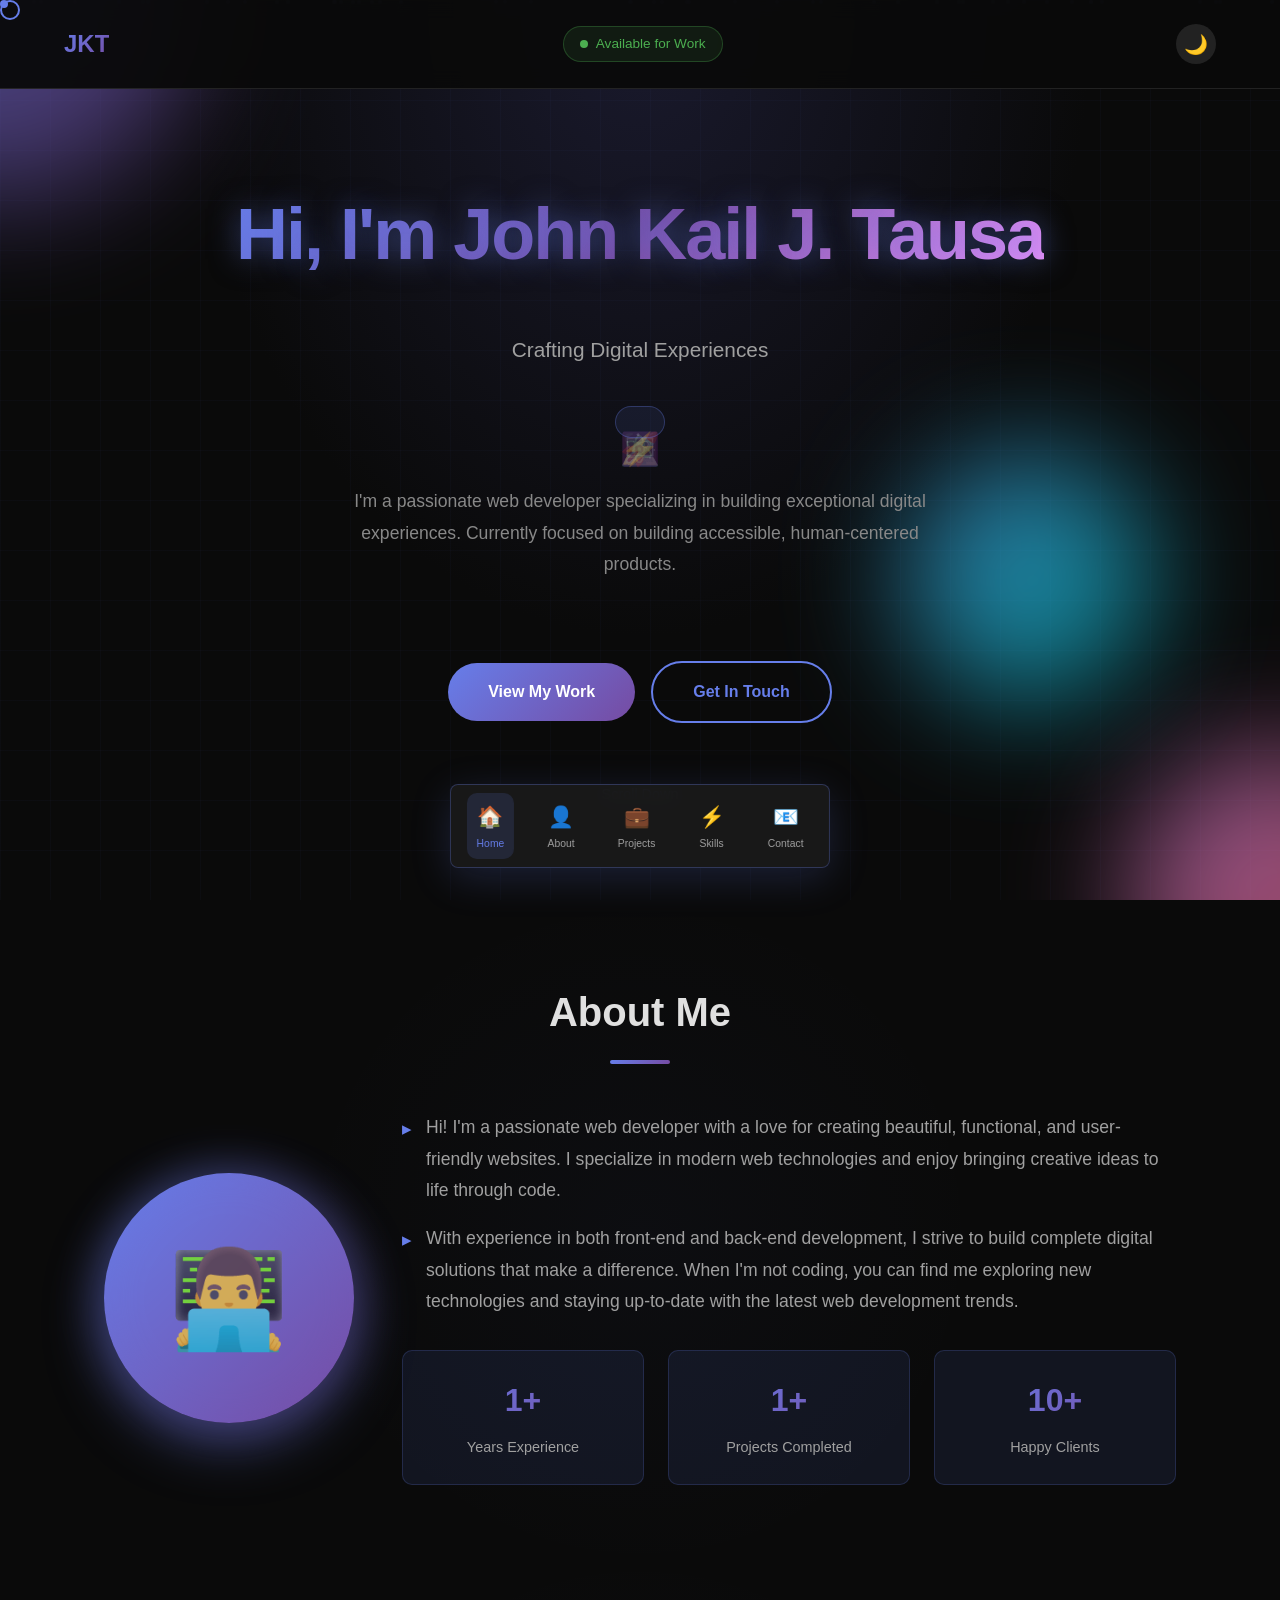
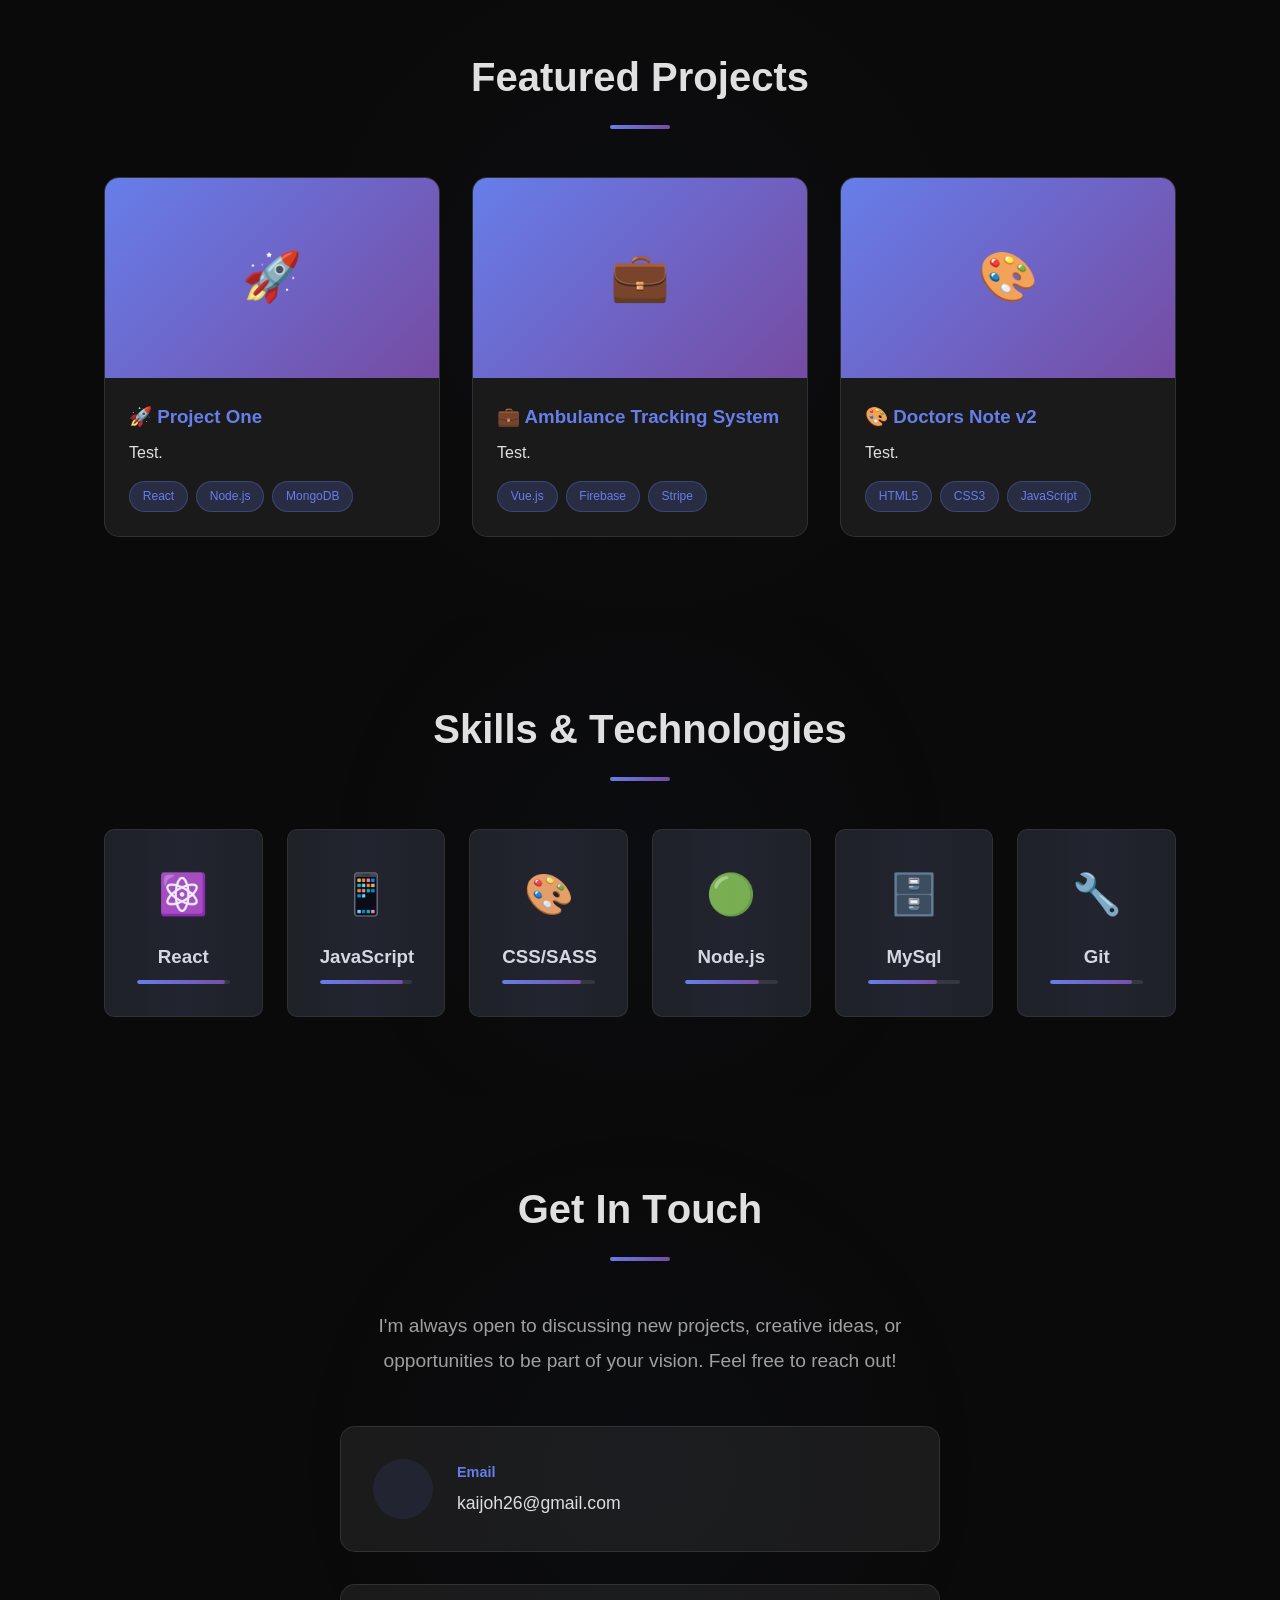
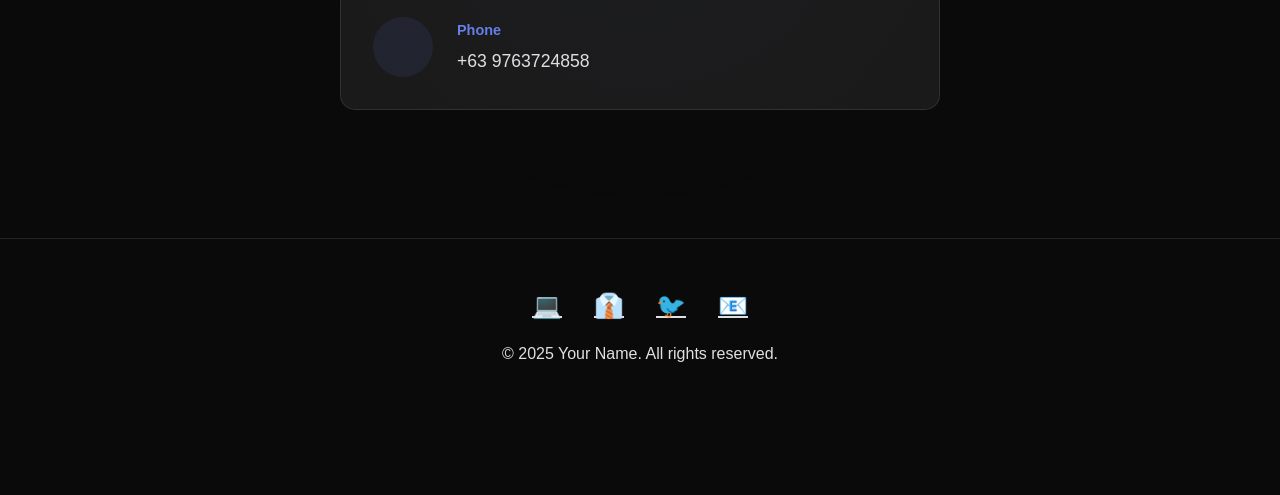
<file: index.html>
<!DOCTYPE html>

<html lang="en">
<head>
<meta charset="utf-8"/>
<meta content="width=device-width, initial-scale=1.0" name="viewport"/>
<title>Your Name - Web Developer</title>

<link href="styles.css" rel="stylesheet"/></head>
<body>
<!-- Custom Cursor -->
<div class="custom-cursor"></div>
<div class="cursor-follower"></div>
<!-- Tooltip -->
<div class="tooltip" id="tooltip"></div>
<!-- Welcome Screen -->
<div class="welcome-screen" id="welcomeScreen">
<div class="welcome-text">Welcome to My Portfolio</div>
<div class="welcome-subtitle">Crafting Digital Experiences</div>
<div class="loading-bar">
<div class="loading-progress"></div>
</div>
</div>
<!-- Top Navigation -->
<nav class="nav">
<div class="logo" onclick="scrollToSection('home')">JKT</div>
<div class="status-badge">
<span class="status-dot"></span>
            Available for Work
        </div>
<button class="theme-toggle" id="themeToggle">🌙</button>
</nav>
<!-- Floating Bottom Navigation -->
<nav class="floating-nav" id="floatingNav">
<a class="nav-item active" data-section="home" href="#home">
<span class="nav-icon">🏠</span>
<span class="nav-label">Home</span>
</a>
<a class="nav-item" data-section="about" href="#about">
<span class="nav-icon">👤</span>
<span class="nav-label">About</span>
</a>
<a class="nav-item" data-section="projects" href="#projects">
<span class="nav-icon">💼</span>
<span class="nav-label">Projects</span>
</a>
<a class="nav-item" data-section="skills" href="#skills">
<span class="nav-icon">⚡</span>
<span class="nav-label">Skills</span>
</a>
<a class="nav-item" data-section="contact" href="#contact">
<span class="nav-icon">📧</span>
<span class="nav-label">Contact</span>
</a>
</nav>
<!-- Scroll to Top Button -->
<div class="scroll-top" id="scrollTop">↑</div>
<!-- Hero Section -->
<section class="hero" id="home">
<!-- Animated Background Grid -->
<div class="grid-background"></div>
<!-- Glowing Orbs -->
<div class="orb orb-1"></div>
<div class="orb orb-2"></div>
<div class="orb orb-3"></div>
<!-- Particles -->
<div class="particles" id="particles"></div>
<!-- Code Rain -->
<div class="code-rain" id="codeRain"></div>
<!-- Floating Icons -->
<div class="floating-icon">⚛️</div>
<div class="floating-icon">💻</div>
<div class="floating-icon">🚀</div>
<div class="floating-icon">⚡</div>
<div class="hero-content">
<h1>Hi, I'm John Kail J. Tausa</h1>
<p class="hero-subtitle">Crafting Digital Experiences</p>
<div class="typing-text" id="typingText"></div>
<p class="hero-description">
                I'm a passionate web developer specializing in building exceptional digital experiences.
                Currently focused on building accessible, human-centered products.
            </p>
<div class="cta-group">
<a class="cta-button" href="#projects">View My Work</a>
<a class="cta-secondary" href="#contact">Get In Touch</a>
</div>
</div>
<div class="scroll-indicator">
<span>Scroll Down</span>
<span class="arrow">↓</span>
</div>
</section>
<!-- About Section -->
<section class="section" id="about">
<h2 class="section-title">About Me</h2>
<div class="about-content">
<div class="about-image">👨‍💻</div>
<div class="about-text">
<p>Hi! I'm a passionate web developer with a love for creating beautiful, functional, and user-friendly
                    websites. I specialize in modern web technologies and enjoy bringing creative ideas to life through
                    code.</p>
<p>With experience in both front-end and back-end development, I strive to build complete digital
                    solutions that make a difference. When I'm not coding, you can find me exploring new technologies
                    and staying up-to-date with the latest web development trends.</p>
<div class="stats-grid">
<div class="stat-card">
<span class="stat-number">3+</span>
<span class="stat-label">Years Experience</span>
</div>
<div class="stat-card">
<span class="stat-number">3+</span>
<span class="stat-label">Projects Completed</span>
</div>
<div class="stat-card">
<span class="stat-number">20+</span>
<span class="stat-label">Happy Clients</span>
</div>
</div>
</div>
</div>
</section>
<!-- Projects Section -->
<section class="section" id="projects">
<h2 class="section-title">Featured Projects</h2>
<div class="projects-grid">
<div class="project-card">
<div class="project-image">
                    🚀
                    <div class="project-overlay">
<div class="project-links">
<a class="project-link" href="#" onclick="event.stopPropagation()">Live Demo</a>
<a class="project-link" href="#" onclick="event.stopPropagation()">GitHub</a>
</div>
</div>
</div>
<div class="project-content">
<h3>🚀 Project One</h3>
<p>Test.</p>
<div class="project-tech">
<span class="tech-tag">React</span>
<span class="tech-tag">Node.js</span>
<span class="tech-tag">MongoDB</span>
</div>
</div>
</div>
<div class="project-card">
<div class="project-image">
                    💼
                    <div class="project-overlay">
<div class="project-links">
<a class="project-link" href="#" onclick="event.stopPropagation()">Live Demo</a>
<a class="project-link" href="#" onclick="event.stopPropagation()">GitHub</a>
</div>
</div>
</div>
<div class="project-content">
<h3>💼 Ambulance Tracking System</h3>
<p>Test.</p>
<div class="project-tech">
<span class="tech-tag">Vue.js</span>
<span class="tech-tag">Firebase</span>
<span class="tech-tag">Stripe</span>
</div>
</div>
</div>
<div class="project-card">
<div class="project-image">
                    🎨
                    <div class="project-overlay">
<div class="project-links">
<a class="project-link" href="#" onclick="event.stopPropagation()">Live Demo</a>
<a class="project-link" href="#" onclick="event.stopPropagation()">GitHub</a>
</div>
</div>
</div>
<div class="project-content">
<h3>🎨 Doctors Note v2</h3>
<p>Test.</p>
<div class="project-tech">
<span class="tech-tag">HTML5</span>
<span class="tech-tag">CSS3</span>
<span class="tech-tag">JavaScript</span>
</div>
</div>
</div>
</div>
</section>
<!-- Skills Section -->
<section class="section" id="skills">
<h2 class="section-title">Skills &amp; Technologies</h2>
<div class="skills-grid">
<div class="skill-card" data-skill="95">
<div class="skill-icon">⚛️</div>
<h3>React</h3>
<div class="skill-level">
<div class="skill-progress" style="width: 0%"></div>
</div>
</div>
<div class="skill-card" data-skill="90">
<div class="skill-icon">📱</div>
<h3>JavaScript</h3>
<div class="skill-level">
<div class="skill-progress" style="width: 0%"></div>
</div>
</div>
<div class="skill-card" data-skill="85">
<div class="skill-icon">🎨</div>
<h3>CSS/SASS</h3>
<div class="skill-level">
<div class="skill-progress" style="width: 0%"></div>
</div>
</div>
<div class="skill-card" data-skill="80">
<div class="skill-icon">🟢</div>
<h3>Node.js</h3>
<div class="skill-level">
<div class="skill-progress" style="width: 0%"></div>
</div>
</div>
<div class="skill-card" data-skill="75">
<div class="skill-icon">🗄️</div>
<h3>MySql</h3>
<div class="skill-level">
<div class="skill-progress" style="width: 0%"></div>
</div>
</div>
<div class="skill-card" data-skill="88">
<div class="skill-icon">🔧</div>
<h3>Git</h3>
<div class="skill-level">
<div class="skill-progress" style="width: 0%"></div>
</div>
</div>
</div>
</section>
<!-- Contact Section -->
<section class="section" id="contact">
<h2 class="section-title">Get In Touch</h2>
<div class="contact-content">
<p class="contact-intro">
                I'm always open to discussing new projects, creative ideas, or opportunities to be part of your vision.
                Feel free to reach out!
            </p>
<div class="contact-methods">
<div class="contact-item">
<div class="contact-icon">📧</div>
<div class="contact-details">
<div class="contact-label">Email</div>
<div class="contact-value">
<a>kaijoh26@gmail.com</a>
</div>
</div>
</div>
<div class="contact-item">
<div class="contact-icon">📱</div>
<div class="contact-details">
<div class="contact-label">Phone</div>
<div class="contact-value">
<a>+63 9763724858</a>
</div>
</div>
</div>
</div>
</div>
</section>
<!-- Footer -->
<footer class="footer">
<div class="social-links">
<a href="#" title="GitHub">💻</a>
<a href="#" title="LinkedIn">👔</a>
<a href="#" title="Twitter">🐦</a>
<a href="#" title="Email">📧</a>
</div>
<p>© 2025 Your Name. All rights reserved.</p>
</footer>

<script defer="True" src="script.js"></script></body>
</html>
</file>
<file: styles.css>
* {
            margin: 0;
            padding: 0;
            box-sizing: border-box;
        }

        /* Custom Cursor */
        * {
            cursor: none !important;
        }

        .custom-cursor {
            width: 20px;
            height: 20px;
            border: 2px solid #667eea;
            border-radius: 50%;
            position: fixed;
            pointer-events: none;
            z-index: 99999;
            transition: all 0.1s ease;
            transform: translate(-50%, -50%);
        }

        .cursor-follower {
            width: 8px;
            height: 8px;
            background: #667eea;
            border-radius: 50%;
            position: fixed;
            pointer-events: none;
            z-index: 99999;
            transition: all 0.15s ease;
            transform: translate(-50%, -50%);
        }

        .cursor-trail {
            width: 4px;
            height: 4px;
            background: rgba(102, 126, 234, 0.5);
            border-radius: 50%;
            position: fixed;
            pointer-events: none;
            z-index: 99998;
            animation: trailFade 0.5s ease-out forwards;
            transform: translate(-50%, -50%);
        }

        @keyframes trailFade {
            to {
                opacity: 0;
                transform: translate(-50%, -50%) scale(2);
            }
        }

        body {
            font-family: -apple-system, BlinkMacSystemFont, 'Segoe UI', Roboto, Oxygen, Ubuntu, Cantarell, sans-serif;
            background: #0a0a0a;
            color: #e0e0e0;
            line-height: 1.6;
            overflow-x: hidden;
        }

        /* Welcome Screen Animation */
        .welcome-screen {
            position: fixed;
            top: 0;
            left: 0;
            width: 100%;
            height: 100%;
            background: linear-gradient(135deg, #0a0a0a 0%, #1a1a2e 50%, #16213e 100%);
            display: flex;
            flex-direction: column;
            align-items: center;
            justify-content: center;
            z-index: 10000;
            animation: fadeOut 0.8s ease-out 3s forwards;
        }

        .welcome-screen.hidden {
            display: none;
        }

        .welcome-text {
            font-size: 3rem;
            font-weight: 700;
            background: linear-gradient(135deg, #667eea 0%, #764ba2 100%);
            -webkit-background-clip: text;
            -webkit-text-fill-color: transparent;
            background-clip: text;
            animation: slideUp 1s ease-out, pulse 2s ease-in-out infinite 1s;
            text-align: center;
            padding: 0 2rem;
        }

        .welcome-subtitle {
            font-size: 1.2rem;
            color: #a0a0a0;
            margin-top: 1rem;
            animation: slideUp 1s ease-out 0.3s backwards;
        }

        .loading-bar {
            width: 200px;
            height: 3px;
            background: rgba(255, 255, 255, 0.1);
            border-radius: 10px;
            margin-top: 2rem;
            overflow: hidden;
            animation: slideUp 1s ease-out 0.5s backwards;
        }

        .loading-progress {
            width: 0%;
            height: 100%;
            background: linear-gradient(90deg, #667eea 0%, #764ba2 100%);
            animation: loadProgress 2.5s ease-out forwards;
            border-radius: 10px;
        }

        @keyframes fadeOut {
            to {
                opacity: 0;
                visibility: hidden;
            }
        }

        @keyframes slideUp {
            from {
                opacity: 0;
                transform: translateY(30px);
            }

            to {
                opacity: 1;
                transform: translateY(0);
            }
        }

        @keyframes pulse {

            0%,
            100% {
                transform: scale(1);
            }

            50% {
                transform: scale(1.05);
            }
        }

        @keyframes loadProgress {
            to {
                width: 100%;
            }
        }

        /* Floating Bottom Navigation */
        .floating-nav {
            position: fixed;
            bottom: 2rem;
            left: 50%;
            transform: translateX(-50%);
            background: rgba(26, 26, 26, 0.95);
            backdrop-filter: blur(10px);
            padding: 0.5rem 1rem;
            border-radius: 8px;
            display: flex;
            gap: 1.5rem;
            z-index: 1000;
            border: 1px solid rgba(102, 126, 234, 0.3);
            box-shadow: 0 10px 40px rgba(102, 126, 234, 0.2);
            opacity: 0;
            animation: floatUp 0.8s ease-out 3.5s forwards;
        }

        .floating-nav a {
            color: #a0a0a0;
            text-decoration: none;
            display: flex;
            flex-direction: column;
            align-items: center;
            gap: 0.2rem;
            transition: all 0.3s;
            position: relative;
            padding: 0.4rem 0.6rem;
            border-radius: 10px;
        }

        .floating-nav a:hover {
            color: #667eea;
            transform: translateY(-3px);
            background: rgba(102, 126, 234, 0.1);
        }

        .floating-nav a.active {
            color: #667eea;
            background: rgba(102, 126, 234, 0.15);
        }

        .nav-icon {
            font-size: 1.3rem;
        }

        .nav-label {
            font-size: 0.65rem;
            font-weight: 500;
        }

        @keyframes floatUp {
            from {
                opacity: 0;
                transform: translateX(-50%) translateY(50px);
            }

            to {
                opacity: 1;
                transform: translateX(-50%) translateY(0);
            }
        }

        /* Top Navigation */
        .nav {
            position: fixed;
            top: 0;
            width: 100%;
            background: rgba(10, 10, 10, 0.95);
            backdrop-filter: blur(10px);
            padding: 1.5rem 5%;
            display: flex;
            justify-content: space-between;
            align-items: center;
            z-index: 999;
            border-bottom: 1px solid rgba(255, 255, 255, 0.1);
            opacity: 0;
            animation: slideDown 0.8s ease-out 3.5s forwards;
        }

        @keyframes slideDown {
            from {
                opacity: 0;
                transform: translateY(-100%);
            }

            to {
                opacity: 1;
                transform: translateY(0);
            }
        }

        .logo {
            font-size: 1.5rem;
            font-weight: 700;
            background: linear-gradient(135deg, #667eea 0%, #764ba2 100%);
            -webkit-background-clip: text;
            -webkit-text-fill-color: transparent;
            background-clip: text;
            cursor: pointer;
            position: relative;
        }

        /* Available Badge */
        .status-badge {
            display: inline-flex;
            align-items: center;
            gap: 0.5rem;
            padding: 0.4rem 1rem;
            background: rgba(76, 175, 80, 0.1);
            border: 1px solid rgba(76, 175, 80, 0.3);
            border-radius: 20px;
            font-size: 0.85rem;
            color: #4caf50;
            animation: pulse-badge 2s ease-in-out infinite;
        }

        .status-dot {
            width: 8px;
            height: 8px;
            background: #4caf50;
            border-radius: 50%;
            animation: blink-dot 2s ease-in-out infinite;
        }

        @keyframes pulse-badge {

            0%,
            100% {
                transform: scale(1);
            }

            50% {
                transform: scale(1.05);
            }
        }

        @keyframes blink-dot {

            0%,
            100% {
                opacity: 1;
            }

            50% {
                opacity: 0.3;
            }
        }

        .theme-toggle {
            background: rgba(255, 255, 255, 0.1);
            border: none;
            color: #e0e0e0;
            width: 40px;
            height: 40px;
            border-radius: 50%;
            cursor: pointer;
            font-size: 1.2rem;
            transition: all 0.3s;
        }

        .theme-toggle:hover {
            background: rgba(102, 126, 234, 0.2);
            transform: rotate(180deg);
        }

        /* Hero Section */
        .hero {
            min-height: 100vh;
            display: flex;
            align-items: center;
            justify-content: center;
            position: relative;
            overflow: hidden;
            padding: 0 5%;
            background: radial-gradient(ellipse at top, #1a1a2e 0%, #0a0a0a 50%);
        }

        /* Animated Background Grid */
        .grid-background {
            position: absolute;
            top: 0;
            left: 0;
            width: 100%;
            height: 100%;
            background-image:
                linear-gradient(rgba(102, 126, 234, 0.1) 1px, transparent 1px),
                linear-gradient(90deg, rgba(102, 126, 234, 0.1) 1px, transparent 1px);
            background-size: 50px 50px;
            animation: gridMove 20s linear infinite;
            opacity: 0.3;
        }

        @keyframes gridMove {
            0% {
                transform: translate(0, 0);
            }

            100% {
                transform: translate(50px, 50px);
            }
        }

        /* Glowing Orbs */
        .orb {
            position: absolute;
            border-radius: 50%;
            filter: blur(60px);
            animation: float-orb 20s ease-in-out infinite;
            opacity: 0.6;
        }

        .orb-1 {
            width: 400px;
            height: 400px;
            background: linear-gradient(135deg, #667eea, #764ba2);
            top: -200px;
            left: -200px;
            animation-delay: 0s;
        }

        .orb-2 {
            width: 300px;
            height: 300px;
            background: linear-gradient(135deg, #f093fb, #f5576c);
            bottom: -150px;
            right: -150px;
            animation-delay: 5s;
        }

        .orb-3 {
            width: 250px;
            height: 250px;
            background: linear-gradient(135deg, #4facfe, #00f2fe);
            top: 50%;
            right: 10%;
            animation-delay: 10s;
        }

        @keyframes float-orb {

            0%,
            100% {
                transform: translate(0, 0) scale(1);
            }

            33% {
                transform: translate(100px, -100px) scale(1.1);
            }

            66% {
                transform: translate(-50px, 100px) scale(0.9);
            }
        }

        .particles {
            position: absolute;
            top: 0;
            left: 0;
            width: 100%;
            height: 100%;
            overflow: hidden;
        }

        .particle {
            position: absolute;
            width: 4px;
            height: 4px;
            background: rgba(102, 126, 234, 0.5);
            border-radius: 50%;
            animation: float 15s infinite;
        }

        @keyframes float {

            0%,
            100% {
                transform: translateY(0) translateX(0);
                opacity: 0;
            }

            10% {
                opacity: 1;
            }

            90% {
                opacity: 1;
            }

            100% {
                transform: translateY(-100vh) translateX(100px);
                opacity: 0;
            }
        }

        /* Code Rain Effect */
        .code-rain {
            position: absolute;
            top: 0;
            left: 0;
            width: 100%;
            height: 100%;
            opacity: 0.1;
        }

        .code-rain span {
            position: absolute;
            top: -100px;
            color: #667eea;
            font-family: 'Courier New', monospace;
            font-size: 14px;
            animation: rain 10s linear infinite;
        }

        @keyframes rain {
            to {
                transform: translateY(100vh);
            }
        }

        .hero-content {
            text-align: center;
            z-index: 2;
            opacity: 0;
            animation: fadeInUp 1s ease-out 3.8s forwards;
            position: relative;
            display: flex;
            flex-direction: column;
            align-items: center;
            gap: 1.5rem;
        }

        /* 3D Text Effect */
        .hero h1 {
            font-size: 4.5rem;
            margin-bottom: 0;
            background: linear-gradient(135deg, #667eea 0%, #764ba2 50%, #f093fb 100%);
            -webkit-background-clip: text;
            -webkit-text-fill-color: transparent;
            background-clip: text;
            position: relative;
            text-shadow: 0 0 30px rgba(102, 126, 234, 0.5);
            animation: glow 3s ease-in-out infinite;
            font-weight: 800;
            letter-spacing: -2px;
        }

        .hero-subtitle {
            font-size: 1.3rem;
            color: #a0a0a0;
            margin: 1rem 0;
            font-weight: 300;
        }

        .hero-description {
            max-width: 600px;
            margin: 1.5rem auto;
            font-size: 1.1rem;
            line-height: 1.8;
            color: #888;
        }

        .cta-group {
            display: flex;
            gap: 1rem;
            justify-content: center;
            align-items: center;
            flex-wrap: wrap;
            margin-top: 2rem;
        }

        .cta-secondary {
            display: inline-block;
            padding: 1rem 2.5rem;
            background: transparent;
            color: #667eea;
            text-decoration: none;
            border-radius: 50px;
            font-weight: 600;
            border: 2px solid #667eea;
            transition: all 0.3s;
        }

        .cta-secondary:hover {
            background: rgba(102, 126, 234, 0.1);
            transform: translateY(-3px);
            box-shadow: 0 10px 30px rgba(102, 126, 234, 0.3);
        }

        .hero-socials {
            display: flex;
            gap: 1.5rem;
            justify-content: center;
            margin-top: 2rem;
        }

        .social-icon {
            width: 50px;
            height: 50px;
            border-radius: 50%;
            background: rgba(102, 126, 234, 0.1);
            border: 1px solid rgba(102, 126, 234, 0.3);
            display: flex;
            align-items: center;
            justify-content: center;
            font-size: 1.5rem;
            transition: all 0.3s;
            text-decoration: none;
        }

        .social-icon:hover {
            background: linear-gradient(135deg, #667eea 0%, #764ba2 100%);
            transform: translateY(-5px) rotate(360deg);
            box-shadow: 0 10px 30px rgba(102, 126, 234, 0.4);
        }

        .scroll-indicator {
            position: absolute;
            bottom: 3rem;
            left: 50%;
            transform: translateX(-50%);
            display: flex;
            flex-direction: column;
            align-items: center;
            gap: 0.5rem;
            color: #667eea;
            font-size: 0.9rem;
            animation: bounce 2s infinite;
            opacity: 0;
            animation: fadeIn 1s ease-out 4.5s forwards, bounce 2s infinite 4.5s;
        }

        @keyframes bounce {

            0%,
            100% {
                transform: translateX(-50%) translateY(0);
            }

            50% {
                transform: translateX(-50%) translateY(10px);
            }
        }

        @keyframes fadeIn {
            to {
                opacity: 1;
            }
        }

        .scroll-indicator .arrow {
            font-size: 1.5rem;
            animation: arrowBounce 1.5s infinite;
        }

        @keyframes arrowBounce {

            0%,
            100% {
                transform: translateY(0);
            }

            50% {
                transform: translateY(5px);
            }
        }

        @keyframes glow {

            0%,
            100% {
                filter: drop-shadow(0 0 20px rgba(102, 126, 234, 0.5));
            }

            50% {
                filter: drop-shadow(0 0 40px rgba(102, 126, 234, 0.8));
            }
        }

        /* Animated Subtitle Badge */
        .hero .typing-text {
            font-size: 1.5rem;
            color: #a0a0a0;
            margin-bottom: 0;
            min-height: 2rem;
            display: inline-block;
            padding: 0.5rem 1.5rem;
            border-radius: 50px;
            background: rgba(102, 126, 234, 0.1);
            border: 1px solid rgba(102, 126, 234, 0.3);
            backdrop-filter: blur(10px);
        }

        .cursor {
            display: inline-block;
            width: 2px;
            height: 1.2rem;
            background: #667eea;
            margin-left: 5px;
            animation: blink 1s infinite;
        }

        @keyframes blink {

            0%,
            50% {
                opacity: 1;
            }

            51%,
            100% {
                opacity: 0;
            }
        }

        /* Floating Icons Around Hero */
        .floating-icon {
            position: absolute;
            font-size: 2rem;
            opacity: 0.2;
            animation: float-around 15s ease-in-out infinite;
        }

        .floating-icon:nth-child(1) {
            top: 20%;
            left: 10%;
            animation-delay: 0s;
        }

        .floating-icon:nth-child(2) {
            top: 70%;
            left: 15%;
            animation-delay: 2s;
        }

        .floating-icon:nth-child(3) {
            top: 30%;
            right: 10%;
            animation-delay: 4s;
        }

        .floating-icon:nth-child(4) {
            top: 60%;
            right: 15%;
            animation-delay: 6s;
        }

        @keyframes float-around {

            0%,
            100% {
                transform: translateY(0px) rotate(0deg);
            }

            50% {
                transform: translateY(-30px) rotate(180deg);
            }
        }

        .cta-button {
            display: inline-block;
            padding: 1rem 2.5rem;
            background: linear-gradient(135deg, #667eea 0%, #764ba2 100%);
            color: white;
            text-decoration: none;
            border-radius: 50px;
            font-weight: 600;
            transition: all 0.3s;
            position: relative;
            overflow: hidden;
        }

        .cta-button::before {
            content: '';
            position: absolute;
            top: 0;
            left: -100%;
            width: 100%;
            height: 100%;
            background: rgba(255, 255, 255, 0.2);
            transition: left 0.5s;
        }

        .cta-button:hover::before {
            left: 100%;
        }

        .cta-button:hover {
            transform: translateY(-3px);
            box-shadow: 0 10px 30px rgba(102, 126, 234, 0.4);
        }

        /* Ripple Effect */
        .ripple {
            position: absolute;
            border-radius: 50%;
            background: rgba(255, 255, 255, 0.6);
            transform: scale(0);
            animation: ripple-animation 0.6s ease-out;
            pointer-events: none;
        }

        @keyframes ripple-animation {
            to {
                transform: scale(4);
                opacity: 0;
            }
        }

        /* Sections */
        .section {
            padding: 5rem 5%;
            max-width: 1200px;
            margin: 0 auto;
            opacity: 0;
            transform: translateY(50px);
            transition: all 0.8s ease-out;
            position: relative;
        }

        .section.visible {
            opacity: 1;
            transform: translateY(0);
        }

        /* Parallax Background */
        .section::before {
            content: '';
            position: absolute;
            top: 0;
            left: 0;
            width: 100%;
            height: 100%;
            background: radial-gradient(circle at 50% 50%, rgba(102, 126, 234, 0.03) 0%, transparent 50%);
            pointer-events: none;
            transition: transform 0.5s ease-out;
        }

        .section-title {
            font-size: 2.5rem;
            margin-bottom: 3rem;
            text-align: center;
            position: relative;
            overflow: hidden;
        }

        .section-title::after {
            content: '';
            display: block;
            width: 60px;
            height: 4px;
            background: linear-gradient(135deg, #667eea 0%, #764ba2 100%);
            margin: 1rem auto 0;
            border-radius: 2px;
            animation: slideInUnderline 1s ease-out;
        }

        @keyframes slideInUnderline {
            from {
                width: 0;
            }

            to {
                width: 60px;
            }
        }

        /* Text Reveal Animation */
        .section-title span {
            display: inline-block;
            opacity: 0;
            animation: revealLetter 0.5s ease-out forwards;
        }

        @keyframes revealLetter {
            from {
                opacity: 0;
                transform: translateY(20px);
            }

            to {
                opacity: 1;
                transform: translateY(0);
            }
        }

        /* About Section */
        .about-content {
            display: flex;
            gap: 3rem;
            align-items: center;
            flex-wrap: wrap;
            position: relative;
        }

        .about-image {
            width: 250px;
            height: 250px;
            border-radius: 50%;
            background: linear-gradient(135deg, #667eea 0%, #764ba2 100%);
            display: flex;
            align-items: center;
            justify-content: center;
            font-size: 6rem;
            flex-shrink: 0;
            position: relative;
            box-shadow: 0 20px 60px rgba(102, 126, 234, 0.4);
        }

        .about-image::before {
            content: '';
            position: absolute;
            inset: -10px;
            border-radius: 50%;
            background: linear-gradient(135deg, #667eea, #764ba2);
            opacity: 0.3;
            filter: blur(20px);
            animation: pulse-ring 3s ease-in-out infinite;
        }

        @keyframes pulse-ring {

            0%,
            100% {
                transform: scale(1);
                opacity: 0.3;
            }

            50% {
                transform: scale(1.1);
                opacity: 0.5;
            }
        }

        .about-text {
            flex: 1;
            min-width: 300px;
        }

        .about-text p {
            font-size: 1.1rem;
            line-height: 1.8;
            color: #a0a0a0;
            margin-bottom: 1rem;
            position: relative;
            padding-left: 1.5rem;
        }

        .about-text p::before {
            content: '▸';
            position: absolute;
            left: 0;
            color: #667eea;
            font-size: 1.2rem;
        }

        .stats-grid {
            display: grid;
            grid-template-columns: repeat(auto-fit, minmax(120px, 1fr));
            gap: 1.5rem;
            margin-top: 2rem;
        }

        .stat-card {
            background: rgba(102, 126, 234, 0.1);
            padding: 1.5rem;
            border-radius: 10px;
            text-align: center;
            border: 1px solid rgba(102, 126, 234, 0.2);
            transition: all 0.3s;
        }

        .stat-card:hover {
            transform: translateY(-5px);
            border-color: #667eea;
            box-shadow: 0 10px 30px rgba(102, 126, 234, 0.3);
        }

        .stat-number {
            font-size: 2rem;
            font-weight: 700;
            background: linear-gradient(135deg, #667eea 0%, #764ba2 100%);
            -webkit-background-clip: text;
            -webkit-text-fill-color: transparent;
            background-clip: text;
            display: block;
            margin-bottom: 0.5rem;
        }

        .stat-label {
            font-size: 0.9rem;
            color: #a0a0a0;
        }

        /* Projects */
        .projects-grid {
            display: grid;
            grid-template-columns: repeat(auto-fit, minmax(300px, 1fr));
            gap: 2rem;
            margin-top: 3rem;
        }

        .project-card {
            background: #1a1a1a;
            border-radius: 15px;
            overflow: hidden;
            transition: all 0.3s;
            border: 1px solid rgba(255, 255, 255, 0.1);
            cursor: pointer;
            opacity: 0;
            transform: translateY(30px);
            animation: staggerFadeIn 0.6s ease-out forwards;
        }

        @keyframes staggerFadeIn {
            to {
                opacity: 1;
                transform: translateY(0);
            }
        }

        .project-card:nth-child(1) {
            animation-delay: 0.1s;
        }

        .project-card:nth-child(2) {
            animation-delay: 0.2s;
        }

        .project-card:nth-child(3) {
            animation-delay: 0.3s;
        }

        .project-card:nth-child(4) {
            animation-delay: 0.4s;
        }

        .project-card:nth-child(5) {
            animation-delay: 0.5s;
        }

        .project-card:nth-child(6) {
            animation-delay: 0.6s;
        }

        .project-card:hover {
            transform: translateY(-10px) scale(1.02);
            box-shadow: 0 20px 40px rgba(102, 126, 234, 0.3);
            border-color: #667eea;
        }

        /* Magnetic effect on hover */
        .project-card.magnetic {
            transition: transform 0.2s ease-out;
        }

        .project-image {
            width: 100%;
            height: 200px;
            background: linear-gradient(135deg, #667eea 0%, #764ba2 100%);
            display: flex;
            align-items: center;
            justify-content: center;
            font-size: 3rem;
            color: white;
            position: relative;
            overflow: hidden;
        }

        .project-overlay {
            position: absolute;
            top: 0;
            left: 0;
            width: 100%;
            height: 100%;
            background: rgba(0, 0, 0, 0.8);
            display: flex;
            align-items: center;
            justify-content: center;
            opacity: 0;
            transition: opacity 0.3s;
        }

        .project-card:hover .project-overlay {
            opacity: 1;
        }

        .project-links {
            display: flex;
            gap: 1rem;
        }

        .project-link {
            padding: 0.5rem 1rem;
            background: #667eea;
            color: white;
            text-decoration: none;
            border-radius: 5px;
            font-size: 0.9rem;
            transition: all 0.3s;
        }

        .project-link:hover {
            background: #764ba2;
            transform: scale(1.1);
        }

        /* Tooltip */
        .tooltip {
            position: absolute;
            background: rgba(0, 0, 0, 0.9);
            color: white;
            padding: 0.5rem 1rem;
            border-radius: 5px;
            font-size: 0.85rem;
            pointer-events: none;
            opacity: 0;
            transition: opacity 0.3s;
            z-index: 10001;
            white-space: nowrap;
        }

        .tooltip.show {
            opacity: 1;
        }

        .project-content {
            padding: 1.5rem;
        }

        .project-content h3 {
            margin-bottom: 0.5rem;
            color: #667eea;
            display: flex;
            align-items: center;
            gap: 0.5rem;
        }

        .project-tech {
            display: flex;
            gap: 0.5rem;
            flex-wrap: wrap;
            margin-top: 1rem;
        }

        .tech-tag {
            font-size: 0.75rem;
            padding: 0.3rem 0.8rem;
            background: rgba(102, 126, 234, 0.2);
            border: 1px solid rgba(102, 126, 234, 0.3);
            border-radius: 20px;
            color: #667eea;
        }

        /* Skills */
        .skills-grid {
            display: grid;
            grid-template-columns: repeat(auto-fit, minmax(150px, 1fr));
            gap: 1.5rem;
            margin-top: 3rem;
        }

        .skill-card {
            background: #1a1a1a;
            padding: 2rem;
            border-radius: 10px;
            text-align: center;
            transition: all 0.3s;
            border: 1px solid rgba(255, 255, 255, 0.1);
            cursor: pointer;
            position: relative;
            overflow: hidden;
        }

        /* Glassmorphism on hover */
        .skill-card::before {
            content: '';
            position: absolute;
            top: -50%;
            left: -50%;
            width: 200%;
            height: 200%;
            background: linear-gradient(45deg, transparent, rgba(102, 126, 234, 0.1), transparent);
            transform: rotate(45deg);
            transition: all 0.5s;
        }

        .skill-card:hover::before {
            animation: shimmer 1.5s infinite;
        }

        @keyframes shimmer {
            0% {
                transform: translateX(-100%) translateY(-100%) rotate(45deg);
            }

            100% {
                transform: translateX(100%) translateY(100%) rotate(45deg);
            }
        }

        .skill-card:hover {
            transform: scale(1.05) rotateZ(3deg);
            border-color: #667eea;
            background: linear-gradient(135deg, rgba(102, 126, 234, 0.1) 0%, rgba(118, 75, 162, 0.1) 100%);
            box-shadow: 0 10px 30px rgba(102, 126, 234, 0.3);
        }

        .skill-icon {
            font-size: 2.5rem;
            margin-bottom: 1rem;
            display: inline-block;
            transition: transform 0.3s;
        }

        .skill-card:hover .skill-icon {
            transform: scale(1.2) rotateY(360deg);
        }

        .skill-level {
            width: 100%;
            height: 4px;
            background: rgba(255, 255, 255, 0.1);
            border-radius: 10px;
            margin-top: 0.5rem;
            overflow: hidden;
        }

        .skill-progress {
            height: 100%;
            background: linear-gradient(90deg, #667eea, #764ba2);
            border-radius: 10px;
            transition: width 1s ease-out;
        }

        /* Contact */
        .contact-content {
            max-width: 600px;
            margin: 3rem auto;
            text-align: center;
        }

        .contact-intro {
            font-size: 1.2rem;
            color: #a0a0a0;
            margin-bottom: 3rem;
            line-height: 1.8;
        }

        .contact-methods {
            display: flex;
            flex-direction: column;
            gap: 2rem;
        }

        .contact-item {
            background: #1a1a1a;
            padding: 2rem;
            border-radius: 15px;
            border: 1px solid rgba(255, 255, 255, 0.1);
            transition: all 0.3s;
            display: flex;
            align-items: center;
            gap: 1.5rem;
            cursor: pointer;
        }

        .contact-item:hover {
            transform: translateY(-5px);
            border-color: #667eea;
            box-shadow: 0 10px 30px rgba(102, 126, 234, 0.2);
        }

        .contact-icon {
            font-size: 2.5rem;
            background: linear-gradient(135deg, #667eea 0%, #764ba2 100%);
            -webkit-background-clip: text;
            -webkit-text-fill-color: transparent;
            background-clip: text;
            width: 60px;
            height: 60px;
            display: flex;
            align-items: center;
            justify-content: center;
            border-radius: 50%;
            background: rgba(102, 126, 234, 0.1);
        }

        .contact-details {
            text-align: left;
            flex: 1;
        }

        .contact-label {
            font-size: 0.9rem;
            color: #667eea;
            font-weight: 600;
            margin-bottom: 0.3rem;
        }

        .contact-value {
            font-size: 1.1rem;
            color: #e0e0e0;
            word-break: break-all;
        }

        .contact-item a {
            color: inherit;
            text-decoration: none;
        }

        /* Footer */
        .footer {
            text-align: center;
            padding: 3rem 5% 8rem;
            background: #0a0a0a;
            border-top: 1px solid rgba(255, 255, 255, 0.1);
        }

        .social-links {
            display: flex;
            justify-content: center;
            gap: 2rem;
            margin-bottom: 1rem;
        }

        .social-links a {
            color: #e0e0e0;
            font-size: 1.5rem;
            transition: all 0.3s;
            display: inline-block;
        }

        .social-links a:hover {
            color: #667eea;
            transform: translateY(-5px) scale(1.2);
        }

        @keyframes fadeInUp {
            from {
                opacity: 0;
                transform: translateY(30px);
            }

            to {
                opacity: 1;
                transform: translateY(0);
            }
        }

        /* Scroll to top button */
        .scroll-top {
            position: fixed;
            bottom: 8rem;
            right: 2rem;
            width: 50px;
            height: 50px;
            background: linear-gradient(135deg, #667eea 0%, #764ba2 100%);
            border-radius: 50%;
            display: flex;
            align-items: center;
            justify-content: center;
            color: white;
            font-size: 1.5rem;
            cursor: pointer;
            opacity: 0;
            transition: all 0.3s;
            z-index: 998;
        }

        .scroll-top.visible {
            opacity: 1;
        }

        .scroll-top:hover {
            transform: translateY(-5px);
            box-shadow: 0 5px 20px rgba(102, 126, 234, 0.4);
        }

        @media (max-width: 768px) {
            .hero h1 {
                font-size: 2.5rem;
                letter-spacing: -1px;
            }

            .hero-subtitle {
                font-size: 1rem;
            }

            .hero-description {
                font-size: 0.95rem;
                padding: 0 1rem;
            }

            .cta-group {
                flex-direction: column;
                gap: 0.8rem;
            }

            .cta-button,
            .cta-secondary {
                padding: 0.8rem 2rem;
                font-size: 0.9rem;
            }

            .hero-socials {
                gap: 1rem;
            }

            .social-icon {
                width: 45px;
                height: 45px;
                font-size: 1.3rem;
            }

            .hero .typing-text {
                font-size: 1rem;
                padding: 0.4rem 1rem;
            }

            .floating-nav {
                padding: 0.5rem 1rem;
                gap: 1rem;
            }

            .nav-icon {
                font-size: 1.1rem;
            }

            .nav-label {
                font-size: 0.55rem;
            }

            .welcome-text {
                font-size: 2rem;
            }

            .about-content {
                justify-content: center;
            }

            .status-badge {
                font-size: 0.75rem;
                padding: 0.3rem 0.8rem;
            }

            * {
                cursor: auto !important;
            }

            .custom-cursor,
            .cursor-follower,
            .cursor-trail {
                display: none !important;
            }
        }
</file>
